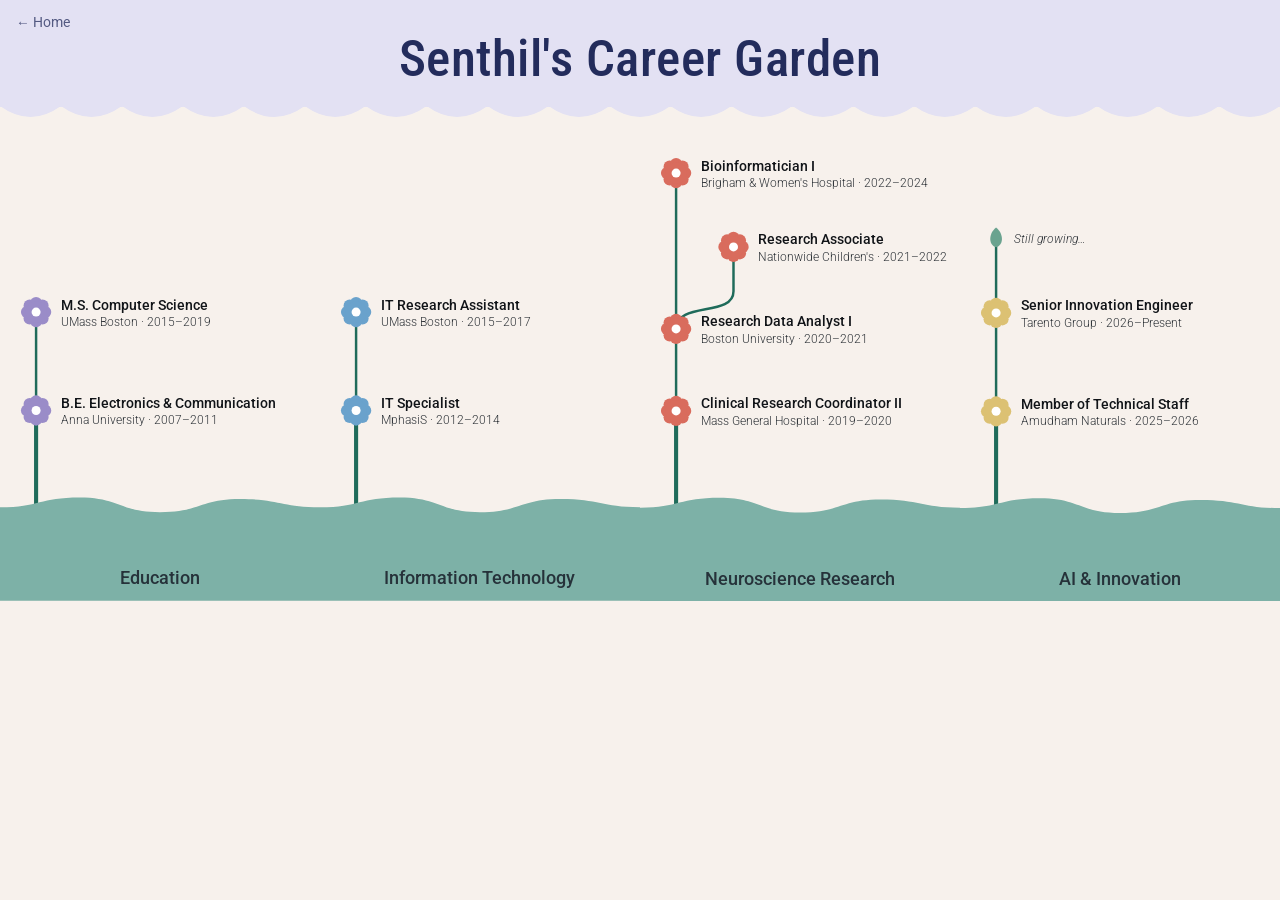
<file: garden/index.html>
<!doctype html>
<html lang="en">
  <head>
    <meta charset="UTF-8" />
    <meta name="viewport" content="width=device-width, initial-scale=1.0" />
    <title>Senthil's Career Garden</title>
    <meta
      name="description"
      content="Senthil Palanivelu's career from 2007 to today, drawn as a garden: each plant is a chapter, each flower a degree or role."
    />
    <link rel="icon" href="../images/sp.png" />
    <link rel="preconnect" href="https://fonts.googleapis.com" />
    <link rel="preconnect" href="https://fonts.gstatic.com" crossorigin />
    <link
      href="https://fonts.googleapis.com/css2?family=Roboto+Condensed:wght@500;600&family=Roboto:wght@300;400;500;700&display=swap"
      rel="stylesheet"
    />
    <script>
      // Follow the theme chosen on the main site.
      (function () {
        try {
          if (localStorage.getItem("theme") === "dark") {
            document.documentElement.setAttribute("data-theme", "dark");
          } else if (localStorage.getItem("theme") === "light") {
            document.documentElement.setAttribute("data-theme", "light");
          }
        } catch (e) {}
      })();
    </script>
    <style>
      :root {
        --sky: #f7f1ec;
        --cloud: #e3e1f3;
        --title: #232c5c;
        --stem: #1f6b5a;
        --ground: #7db1a7;
        --ground-text: #26323a;
        --label: #111418;
        --label-sub: #2f3439;
        --flower-eye: #ffffff;
        --bud: #6aa38f;
        --tip-bg: #ffffff;
        --tip-text: #1d2328;
        --tip-border: rgba(0, 0, 0, 0.08);
        --link: #232c5c;
      }
      :root[data-theme="dark"] {
        --sky: #14171c;
        --cloud: #262a44;
        --title: #d9dcf7;
        --stem: #4fae96;
        --ground: #2f5c55;
        --ground-text: #e6efec;
        --label: #f1f3f5;
        --label-sub: #b9c0c7;
        --flower-eye: #14171c;
        --bud: #5d9c86;
        --tip-bg: #1f242b;
        --tip-text: #e8ecef;
        --tip-border: rgba(255, 255, 255, 0.1);
        --link: #d9dcf7;
      }
      @media (prefers-color-scheme: dark) {
        :root:not([data-theme="light"]) {
          --sky: #14171c;
          --cloud: #262a44;
          --title: #d9dcf7;
          --stem: #4fae96;
          --ground: #2f5c55;
          --ground-text: #e6efec;
          --label: #f1f3f5;
          --label-sub: #b9c0c7;
          --flower-eye: #14171c;
          --bud: #5d9c86;
          --tip-bg: #1f242b;
          --tip-text: #e8ecef;
          --tip-border: rgba(255, 255, 255, 0.1);
          --link: #d9dcf7;
        }
      }

      * {
        box-sizing: border-box;
      }
      html,
      body {
        margin: 0;
        padding: 0;
      }
      body {
        overflow-x: hidden;
        background: var(--sky);
        color: var(--label);
        font-family: "Roboto", -apple-system, BlinkMacSystemFont, "Segoe UI", sans-serif;
        min-height: 100vh;
        display: flex;
        flex-direction: column;
      }

      /* ---------- Cloud header ---------- */
      .sky-header {
        position: relative;
        background: var(--cloud);
        padding: 28px 16px 18px;
        text-align: center;
      }
      .sky-header h1 {
        margin: 0;
        font-family: "Roboto Condensed", "Arial Narrow", sans-serif;
        font-weight: 500;
        font-size: clamp(2rem, 5vw, 3.2rem);
        color: var(--title);
        letter-spacing: 0.01em;
      }
      .scallop {
        display: block;
        width: 100%;
        height: 22px;
        position: absolute;
        left: 0;
        bottom: -21px;
      }
      .scallop path {
        fill: var(--cloud);
      }
      .back-link {
        position: absolute;
        top: 14px;
        left: 16px;
        color: var(--link);
        text-decoration: none;
        font-size: 0.85rem;
        opacity: 0.75;
      }
      .back-link:hover,
      .back-link:focus-visible {
        opacity: 1;
        text-decoration: underline;
      }

      /* ---------- Garden ---------- */
      main {
        flex: 1;
        display: flex;
        flex-direction: column;
        justify-content: flex-end;
        padding-top: 30px;
        min-width: 0;
        max-width: 100vw;
      }
      .sr-only {
        position: absolute;
        width: 1px;
        height: 1px;
        overflow: hidden;
        clip: rect(0 0 0 0);
        white-space: nowrap;
      }
      .garden-wide {
        display: block;
        width: 100%;
        height: auto;
      }
      /* Below 1400px each plant gets its own card. The cards share one
         scale and their lawns meet edge to edge, so a row still reads
         as one garden. */
      .garden-grid {
        display: grid;
        grid-template-columns: 1fr;
        column-gap: 0;
        row-gap: 28px;
        align-items: end;
      }
      @media (min-width: 640px) {
        .garden-grid {
          grid-template-columns: repeat(2, 1fr);
        }
      }
      @media (min-width: 1100px) {
        .garden-grid {
          grid-template-columns: repeat(4, 1fr);
        }
      }
      .garden-card {
        min-width: 0;
      }
      /* Cards start under the header instead of sinking to the bottom of a
         tall portrait screen. */
      @media (max-width: 1399px) {
        main {
          justify-content: flex-start;
          padding-bottom: 24px;
        }
      }
      .garden-card svg {
        display: block;
        width: 100%;
        height: auto;
      }
      @media (max-width: 639px) {
        .sky-header {
          padding: 44px 16px 16px;
        }
        main {
          padding-top: 36px;
        }
      }

      .stem {
        fill: none;
        stroke: var(--stem);
        stroke-width: 3;
        stroke-linecap: round;
      }
      .stem.trunk {
        stroke-width: 5;
        stroke-linecap: butt;
      }
      .ground {
        fill: var(--ground);
      }
      .bed-name {
        font-family: "Roboto", sans-serif;
        font-weight: 500;
        font-size: 22px;
        fill: var(--ground-text);
      }
      .node-title {
        font-weight: 500;
        font-size: 17px;
        fill: var(--label);
      }
      .node-sub {
        font-weight: 300;
        font-size: 14.5px;
        fill: var(--label-sub);
      }
      .bud-label {
        font-style: italic;
        font-weight: 300;
        font-size: 15px;
        fill: var(--label-sub);
      }
      .flower-eye {
        fill: var(--flower-eye);
      }
      .bud {
        fill: var(--bud);
      }

      .node {
        cursor: pointer;
        outline: none;
      }
      .node .bloom {
        transform-box: fill-box;
        transform-origin: center;
        transition: transform 0.25s ease;
      }
      .node {
        -webkit-tap-highlight-color: transparent;
      }
      @media (hover: hover) {
        .node:hover .bloom {
          transform: scale(1.18) rotate(22deg);
        }
      }
      .node:focus-visible .bloom,
      .node.active .bloom {
        transform: scale(1.18) rotate(22deg);
      }
      /* Transparent fill makes the whole ring a tap target, not just the petals. */
      .focus-ring {
        fill: transparent;
      }
      .node:focus-visible .focus-ring {
        stroke: var(--title);
        stroke-width: 2;
        stroke-dasharray: 4 3;
      }

      /* Growth animation: stems draw, flowers bloom in date order. */
      .grow .stem {
        stroke-dasharray: var(--len);
        stroke-dashoffset: var(--len);
        animation: draw 0.6s ease-out forwards;
        animation-delay: var(--delay);
      }
      .grow .bloom-wrap {
        transform-box: fill-box;
        transform-origin: center;
        transform: scale(0);
        animation: bloom 0.5s cubic-bezier(0.34, 1.56, 0.64, 1) forwards;
        animation-delay: var(--delay);
      }
      .grow .label {
        opacity: 0;
        animation: fade 0.5s ease forwards;
        animation-delay: var(--delay);
      }
      /* Cards wait until they scroll into view before growing. */
      .grow:not(.in-view) .stem,
      .grow:not(.in-view) .bloom-wrap,
      .grow:not(.in-view) .label {
        animation-play-state: paused;
      }
      @keyframes draw {
        to {
          stroke-dashoffset: 0;
        }
      }
      @keyframes bloom {
        to {
          transform: scale(1);
        }
      }
      @keyframes fade {
        to {
          opacity: 1;
        }
      }
      @media (prefers-reduced-motion: reduce) {
        .grow .stem,
        .grow .bloom-wrap,
        .grow .label {
          animation: none;
          stroke-dashoffset: 0;
          transform: none;
          opacity: 1;
        }
        .node .bloom {
          transition: none;
        }
      }

      /* ---------- Tooltip ---------- */
      .tip {
        position: fixed;
        z-index: 10;
        pointer-events: none;
        max-width: calc(100vw - 24px);
        background: var(--tip-bg);
        color: var(--tip-text);
        border: 1px solid var(--tip-border);
        border-radius: 10px;
        padding: 10px 12px;
        font-size: 0.85rem;
        line-height: 1.4;
        box-shadow: 0 8px 24px rgba(0, 0, 0, 0.15);
        opacity: 0;
        transform: translateY(4px);
        transition:
          opacity 0.15s ease,
          transform 0.15s ease;
      }
      .tip.show {
        opacity: 1;
        transform: translateY(0);
      }
      .tip strong {
        display: block;
        font-weight: 500;
        margin-bottom: 2px;
      }
      .tip .muted {
        opacity: 0.75;
      }
    </style>
  </head>
  <body>
    <header class="sky-header">
      <a class="back-link" href="../">&larr; Home</a>
      <h1>Senthil's Career Garden</h1>
      <svg class="scallop" viewBox="0 0 1200 22" preserveAspectRatio="none" aria-hidden="true">
        <path id="scallop-path" d="" />
      </svg>
    </header>

    <main>
      <div
        id="garden-root"
        role="group"
        aria-labelledby="garden-title"
        aria-describedby="garden-desc"
      ></div>
      <h2 id="garden-title" class="sr-only">Senthil's Career Garden</h2>
      <p id="garden-desc" class="sr-only">
        Four plants growing from a shared bed of ground. Education, 2007 to 2019:
        B.E. in Electronics and Communication at Anna University, then M.S. in
        Computer Science at UMass Boston. Information Technology, 2012 to 2017: IT
        Specialist at MphasiS, then IT Research Assistant at UMass Boston. Neuroscience
        Research, 2019 to 2024: Clinical Research Coordinator II at Mass General
        Hospital, Research Data Analyst I at Boston University, branching to Research
        Associate in Research Math at Nationwide Children's Hospital and
        Bioinformatician I at Brigham and Women's Hospital. AI and Innovation, 2025 to
        present: Member of Technical Staff at Amudham Naturals, then Senior Innovation
        Engineer at Tarento Group.
      </p>
    </main>

    <div class="tip" id="tip" role="status" aria-live="polite"></div>

    <script>
      (function () {
        const GROUND_Y = 600;
        const NS = "http://www.w3.org/2000/svg";

        // y = height above the ground. x = offset from the plant's base.
        // side: which side of the flower the label sits on.
        const PLANTS = [
          {
            name: "Education",
            color: "#9a8cc8",
            baseX: 150,
            labelX: 150,
            nodes: [
              {
                id: "be",
                x: 0,
                y: 120,
                title: "B.E. Electronics & Communication",
                org: "Anna University",
                dates: "Sep 2007 – Sep 2011",
                short: "2007–2011",
                loc: "India",
                start: 2007.7,
              },
              {
                id: "ms",
                parent: "be",
                x: 0,
                y: 240,
                title: "M.S. Computer Science",
                org: "University of Massachusetts Boston",
                orgShort: "UMass Boston",
                dates: "Jan 2015 – Jan 2019",
                short: "2015–2019",
                loc: "Boston, USA",
                start: 2015.0,
              },
            ],
          },
          {
            name: "Information Technology",
            color: "#6aa2cc",
            baseX: 620,
            labelX: 620,
            nodes: [
              {
                id: "mphasis",
                x: 0,
                y: 120,
                title: "IT Specialist",
                org: "MphasiS",
                dates: "Oct 2012 – Feb 2014",
                short: "2012–2014",
                loc: "Pune, India",
                start: 2012.8,
              },
              {
                id: "itasst",
                parent: "mphasis",
                x: 0,
                y: 240,
                title: "IT Research Assistant",
                org: "University of Massachusetts Boston",
                orgShort: "UMass Boston",
                dates: "2015 – 2017",
                short: "2015–2017",
                loc: "Boston, USA",
                start: 2015.5,
              },
            ],
          },
          {
            name: "Neuroscience Research",
            color: "#d96c5d",
            baseX: 1060,
            labelX: 1060,
            nodes: [
              {
                id: "mgh",
                x: 0,
                y: 120,
                title: "Clinical Research Coordinator II",
                org: "Mass General Hospital",
                dates: "Jan 2019 – Mar 2020",
                short: "2019–2020",
                loc: "Boston, USA",
                start: 2019.0,
              },
              {
                id: "bu",
                parent: "mgh",
                x: 0,
                y: 220,
                title: "Research Data Analyst I",
                org: "Boston University",
                dates: "Apr 2020 – Aug 2021",
                short: "2020–2021",
                loc: "Boston, USA",
                start: 2020.3,
              },
              {
                id: "nch",
                parent: "bu",
                x: -95,
                y: 320,
                side: "left",
                compact: { x: 70, side: "right", orgShort: "Nationwide Children's" },
                title: "Research Associate",
                org: "Nationwide Children's Hospital",
                role: "Research Math",
                dates: "Sep 2021 – Jul 2022",
                short: "2021–2022",
                loc: "Columbus, USA",
                start: 2021.7,
              },
              {
                id: "bwh",
                parent: "bu",
                x: 0,
                y: 410,
                title: "Bioinformatician I",
                org: "Brigham & Women's Hospital",
                dates: "Sep 2022 – Dec 2024",
                short: "2022–2024",
                loc: "Boston, USA",
                start: 2022.7,
              },
            ],
          },
          {
            name: "AI & Innovation",
            color: "#dcc173",
            baseX: 1480,
            labelX: 1480,
            nodes: [
              {
                id: "amudham",
                x: 0,
                y: 120,
                title: "Member of Technical Staff",
                org: "Amudham Naturals",
                dates: "Jul 2025 – Apr 2026",
                short: "2025–2026",
                loc: "Chennai, India",
                start: 2025.5,
              },
              {
                id: "tarento",
                parent: "amudham",
                x: 0,
                y: 240,
                title: "Senior Innovation Engineer",
                org: "Tarento Group",
                dates: "Apr 2026 – Present",
                short: "2026–Present",
                loc: "Bengaluru, India",
                start: 2026.3,
              },
              {
                id: "next",
                parent: "tarento",
                x: 0,
                y: 330,
                bud: true,
                title: "Still growing…",
                start: 2026.9,
              },
            ],
          },
        ];

        const root = document.getElementById("garden-root");
        const tip = document.getElementById("tip");
        const WIDE = window.matchMedia("(min-width: 1400px)");
        const STEP = 320;

        const el = (tag, attrs, parent) => {
          const n = document.createElementNS(NS, tag);
          for (const k in attrs) n.setAttribute(k, attrs[k]);
          if (parent) parent.appendChild(n);
          return n;
        };

        // ----- Scalloped cloud edge under the header -----
        // Bumps stay about 60px wide whatever the screen width.
        function drawScallop() {
          const w = Math.max(320, document.documentElement.clientWidth);
          const count = Math.max(4, Math.round(w / 60));
          const bump = w / count;
          let d = "M0,0 ";
          for (let i = 0; i < count; i++) {
            const x = i * bump;
            d += `Q${x + bump / 2},22 ${x + bump},0 `;
          }
          d += `L${w},0 Z`;
          const svg = document.querySelector(".scallop");
          svg.setAttribute("viewBox", `0 0 ${w} 22`);
          document.getElementById("scallop-path").setAttribute("d", d);
        }

        // ----- Rolling ground -----
        function groundPath(crests, left, right, bottom) {
          let d = `M${left},${bottom} L${left},${crests[0][1]} `;
          for (let i = 0; i < crests.length - 1; i++) {
            const [x0, y0] = crests[i];
            const [x1, y1] = crests[i + 1];
            const mx = (x0 + x1) / 2;
            d += `C${mx},${y0} ${mx},${y1} ${x1},${y1} `;
          }
          return d + `L${right},${bottom} Z`;
        }
        // Hand-tuned hills so the panorama's bed reads as a gentle, uneven lawn.
        const WIDE_CRESTS = [
          [-20, 612],
          [190, 588],
          [420, 604],
          [640, 590],
          [860, 606],
          [1080, 586],
          [1300, 604],
          [1520, 588],
          [1720, 602],
          [1840, 596],
        ];
        // A card's lawn starts and ends at the same height, so neighbouring
        // cards join without a step.
        function cardCrests(left, right) {
          const rise = [0, -12, 6, -10, 4, -13, 5, -8];
          const n = Math.max(3, Math.round((right - left) / 110));
          const pts = [];
          for (let i = 0; i <= n; i++) {
            const y = i === 0 || i === n ? 598 : 598 + rise[i % rise.length];
            pts.push([left + ((right - left) * i) / n, y]);
          }
          return pts;
        }

        // ----- Flower shape (eight round petals around a ring) -----
        function drawFlower(parent, cx, cy, color) {
          const wrap = el("g", { class: "bloom-wrap" }, parent);
          const bloom = el("g", { class: "bloom" }, wrap);
          const petals = 8;
          for (let i = 0; i < petals; i++) {
            const a = (i / petals) * Math.PI * 2;
            el(
              "circle",
              {
                cx: cx + Math.cos(a) * 11,
                cy: cy + Math.sin(a) * 11,
                r: 7.5,
                fill: color,
              },
              bloom,
            );
          }
          el("circle", { cx, cy, r: 13, fill: color }, bloom);
          el("circle", { cx, cy, r: 5.5, class: "flower-eye" }, bloom);
          el("circle", { cx, cy, r: 25, class: "focus-ring" }, wrap);
          return wrap;
        }

        function drawBud(parent, cx, cy) {
          const wrap = el("g", { class: "bloom-wrap" }, parent);
          const bloom = el("g", { class: "bloom" }, wrap);
          el(
            "path",
            {
              class: "bud",
              d: `M${cx},${cy - 14} C${cx + 10},${cy - 6} ${cx + 9},${cy + 8} ${cx},${cy + 10} C${cx - 9},${cy + 8} ${cx - 10},${cy - 6} ${cx},${cy - 14} Z`,
            },
            bloom,
          );
          return wrap;
        }

        // Stem from a child flower down to its parent: drop straight,
        // then swing sideways into the parent like a branching stalk.
        function stemPath(cx, cy, px, py) {
          if (cx === px) return `M${px},${py} L${cx},${cy}`;
          const turn = py - 46;
          return `M${px},${py} C${px},${py - 34} ${cx},${py - 14} ${cx},${turn} L${cx},${cy}`;
        }

        // ----- Draw one plant into the given layers -----
        // Returns its growth events and the flowers' positions for fitting.
        function drawPlant(plant, baseX, compact, stemsG, nodesG) {
          const events = [];
          const points = [];
          const byId = {};
          const nodes = plant.nodes.map((src) => {
            const o = compact && src.compact ? src.compact : {};
            const n = Object.assign({}, src, o, {
              cx: baseX + (o.x !== undefined ? o.x : src.x),
              cy: GROUND_Y - src.y,
              side: o.side || src.side,
            });
            byId[n.id] = n;
            return n;
          });

          nodes.forEach((n) => {
            let d;
            let trunk = false;
            if (n.parent) {
              const p = byId[n.parent];
              d = stemPath(n.cx, n.cy, p.cx, p.cy);
            } else {
              d = `M${n.cx},${GROUND_Y + 14} L${n.cx},${n.cy}`;
              trunk = true;
            }
            const stem = el("path", { d, class: trunk ? "stem trunk" : "stem" }, stemsG);
            points.push([n.cx, n.cy]);

            const g = el("g", { class: "node" }, nodesG);
            if (n.bud) {
              drawBud(g, n.cx, n.cy);
              const t = el(
                "text",
                { x: n.cx + 22, y: n.cy + 5, class: "label bud-label" },
                g,
              );
              t.textContent = n.title;
              g.setAttribute("aria-hidden", "true");
              g.style.cursor = "default";
            } else {
              drawFlower(g, n.cx, n.cy, plant.color);
              const left = n.side === "left";
              const tx = left ? n.cx - 30 : n.cx + 30;
              const anchor = left ? "end" : "start";
              const label = el("g", { class: "label" }, g);
              const title = el(
                "text",
                { x: tx, y: n.cy - 3, "text-anchor": anchor, class: "node-title" },
                label,
              );
              title.textContent = n.title;
              const sub = el(
                "text",
                { x: tx, y: n.cy + 17, "text-anchor": anchor, class: "node-sub" },
                label,
              );
              sub.textContent = `${n.orgShort || n.org} · ${n.short}`;

              g.setAttribute("tabindex", "0");
              g.setAttribute("role", "button");
              g.setAttribute(
                "aria-label",
                `${n.title}${n.role ? ", " + n.role : ""}, ${n.org}, ${n.loc}, ${n.dates}`,
              );
              g.dataset.title = n.title + (n.role ? " – " + n.role : "");
              g.dataset.org = n.org;
              g.dataset.loc = n.loc;
              g.dataset.dates = n.dates;
              g.dataset.plant = plant.name;
            }
            events.push({ start: n.start, stem, node: g });
          });
          return { events, points };
        }

        // Grow in the order life happened: earliest first.
        function scheduleGrowth(events) {
          events.sort((a, b) => a.start - b.start);
          events.forEach((ev, i) => {
            const len = Math.ceil(ev.stem.getTotalLength());
            ev.stem.style.setProperty("--len", len);
            ev.stem.style.setProperty("--delay", `${i * STEP}ms`);
            ev.node.style.setProperty("--delay", `${i * STEP + 420}ms`);
          });
        }

        function layers(svg) {
          return {
            stemsG: el("g", {}, svg),
            ground: el("path", { class: "ground" }, svg),
            bedsG: el("g", {}, svg),
            nodesG: el("g", {}, svg),
          };
        }

        // ----- Wide screens: one panorama, all four plants side by side -----
        function renderWide(animate) {
          root.className = "";
          const svg = el("svg", { class: "garden-wide", viewBox: "0 120 1820 660" }, root);
          const L = layers(svg);
          L.ground.setAttribute("d", groundPath(WIDE_CRESTS, -20, 1840, 800));
          const events = [];
          PLANTS.forEach((plant) => {
            events.push(...drawPlant(plant, plant.baseX, false, L.stemsG, L.nodesG).events);
            const name = el(
              "text",
              { x: plant.labelX, y: GROUND_Y + 92, "text-anchor": "middle", class: "bed-name" },
              L.bedsG,
            );
            name.textContent = plant.name;
          });
          if (animate) {
            scheduleGrowth(events);
            svg.classList.add("grow", "in-view");
          }
        }

        // ----- Tablets and phones: one card per plant, in a grid -----
        let cards = [];
        function renderCompact(animate) {
          root.className = "garden-grid";
          cards = PLANTS.map((plant) => {
            const card = document.createElement("div");
            card.className = "garden-card";
            root.appendChild(card);
            const svg = el("svg", { viewBox: "0 0 400 700" }, card);
            const L = layers(svg);
            const { events, points } = drawPlant(plant, 0, true, L.stemsG, L.nodesG);
            const name = el(
              "text",
              { y: GROUND_Y + 92, "text-anchor": "middle", class: "bed-name" },
              L.bedsG,
            );
            name.textContent = plant.name;
            if (animate) {
              scheduleGrowth(events);
              svg.classList.add("grow");
            }
            return { card, svg, ground: L.ground, name, points, nodesG: L.nodesG };
          });
          fitCards();
          if (animate) watchCards();
        }

        // Give every card the same width in SVG units, so all text renders at
        // one size and lawns line up; each card is only as tall as its plant.
        function fitCards() {
          const PAD = 18;
          let minX = Infinity;
          let maxX = -Infinity;
          cards.forEach((c) => {
            c.top = Infinity;
            c.points.forEach(([x, y]) => {
              minX = Math.min(minX, x - 26);
              maxX = Math.max(maxX, x + 26);
              c.top = Math.min(c.top, y - 26);
            });
            c.nodesG.querySelectorAll("text").forEach((t) => {
              const b = t.getBBox();
              minX = Math.min(minX, b.x);
              maxX = Math.max(maxX, b.x + b.width);
              c.top = Math.min(c.top, b.y);
            });
          });
          const left = minX - PAD;
          const width = maxX - minX + PAD * 2;
          const bottom = GROUND_Y + 112;
          cards.forEach((c) => {
            const top = c.top - PAD;
            c.svg.setAttribute("viewBox", `${left} ${top} ${width} ${bottom - top}`);
            c.ground.setAttribute(
              "d",
              groundPath(cardCrests(left - 1, left + width + 1), left - 1, left + width + 1, bottom),
            );
            c.name.setAttribute("x", left + width / 2);
          });
        }

        let observer = null;
        function watchCards() {
          if (!("IntersectionObserver" in window)) {
            cards.forEach((c) => c.svg.classList.add("in-view"));
            return;
          }
          observer = new IntersectionObserver(
            (entries) => {
              entries.forEach((e) => {
                if (!e.isIntersecting) return;
                e.target.querySelector("svg").classList.add("in-view");
                observer.unobserve(e.target);
              });
            },
            { threshold: 0.35 },
          );
          cards.forEach((c) => observer.observe(c.card));
        }

        // ----- Render, and re-render when crossing the wide breakpoint -----
        let firstRender = true;
        function render() {
          hideTip();
          if (observer) observer.disconnect();
          observer = null;
          cards = [];
          root.innerHTML = "";
          // Only the first render animates; a resize just redraws.
          if (WIDE.matches) renderWide(firstRender);
          else renderCompact(firstRender);
          firstRender = false;
          bindNodes();
        }

        // ----- Tooltip with location and full dates -----
        let active = null;
        let shownAt = 0;
        function showTip(node) {
          if (!node.dataset.title) return;
          if (active) active.classList.remove("active");
          active = node;
          shownAt = Date.now();
          node.classList.add("active");
          tip.innerHTML = "";
          const strong = document.createElement("strong");
          strong.textContent = node.dataset.title;
          const org = document.createElement("div");
          org.textContent = node.dataset.org;
          const meta = document.createElement("div");
          meta.className = "muted";
          meta.textContent = `${node.dataset.dates} · ${node.dataset.loc}`;
          tip.append(strong, org, meta);

          const r = node.querySelector(".bloom").getBoundingClientRect();
          const tw = Math.min(260, window.innerWidth - 24);
          let x = r.left + r.width / 2 - tw / 2;
          x = Math.max(12, Math.min(window.innerWidth - tw - 12, x));
          let y = r.top - 12;
          tip.style.left = `${x}px`;
          tip.style.width = `${tw}px`;
          tip.classList.add("show");
          const th = tip.offsetHeight;
          y = y - th < 8 ? r.bottom + 12 : y - th;
          tip.style.top = `${y}px`;
        }
        function hideTip() {
          if (active) active.classList.remove("active");
          active = null;
          tip.classList.remove("show");
        }

        function bindNodes() {
          root.querySelectorAll(".node[tabindex]").forEach((node) => {
            // Hover only for real mice; a tap fires its own click below.
            node.addEventListener("pointerenter", (e) => {
              if (e.pointerType === "mouse") showTip(node);
            });
            node.addEventListener("pointerleave", (e) => {
              if (e.pointerType === "mouse") hideTip();
            });
            node.addEventListener("focus", () => showTip(node));
            node.addEventListener("blur", hideTip);
            node.addEventListener("click", (e) => {
              e.stopPropagation();
              // A tap focuses the flower (showing the tip) just before the
              // click, so only treat it as "close" if the tip was already up.
              if (active === node && Date.now() - shownAt > 400) hideTip();
              else showTip(node);
            });
          });
        }

        document.addEventListener("click", hideTip);
        document.addEventListener("keydown", (e) => {
          if (e.key === "Escape") hideTip();
        });
        window.addEventListener("scroll", hideTip, { passive: true });

        let resizeTimer = 0;
        window.addEventListener("resize", () => {
          hideTip();
          clearTimeout(resizeTimer);
          resizeTimer = setTimeout(drawScallop, 100);
        });
        if (WIDE.addEventListener) WIDE.addEventListener("change", render);
        else WIDE.addListener(render);

        drawScallop();
        render();
        // Label widths change once the web font arrives; refit the cards.
        if (document.fonts && document.fonts.ready) {
          document.fonts.ready.then(() => {
            if (cards.length) fitCards();
          });
        }
      })();
    </script>
  </body>
</html>
</file>
